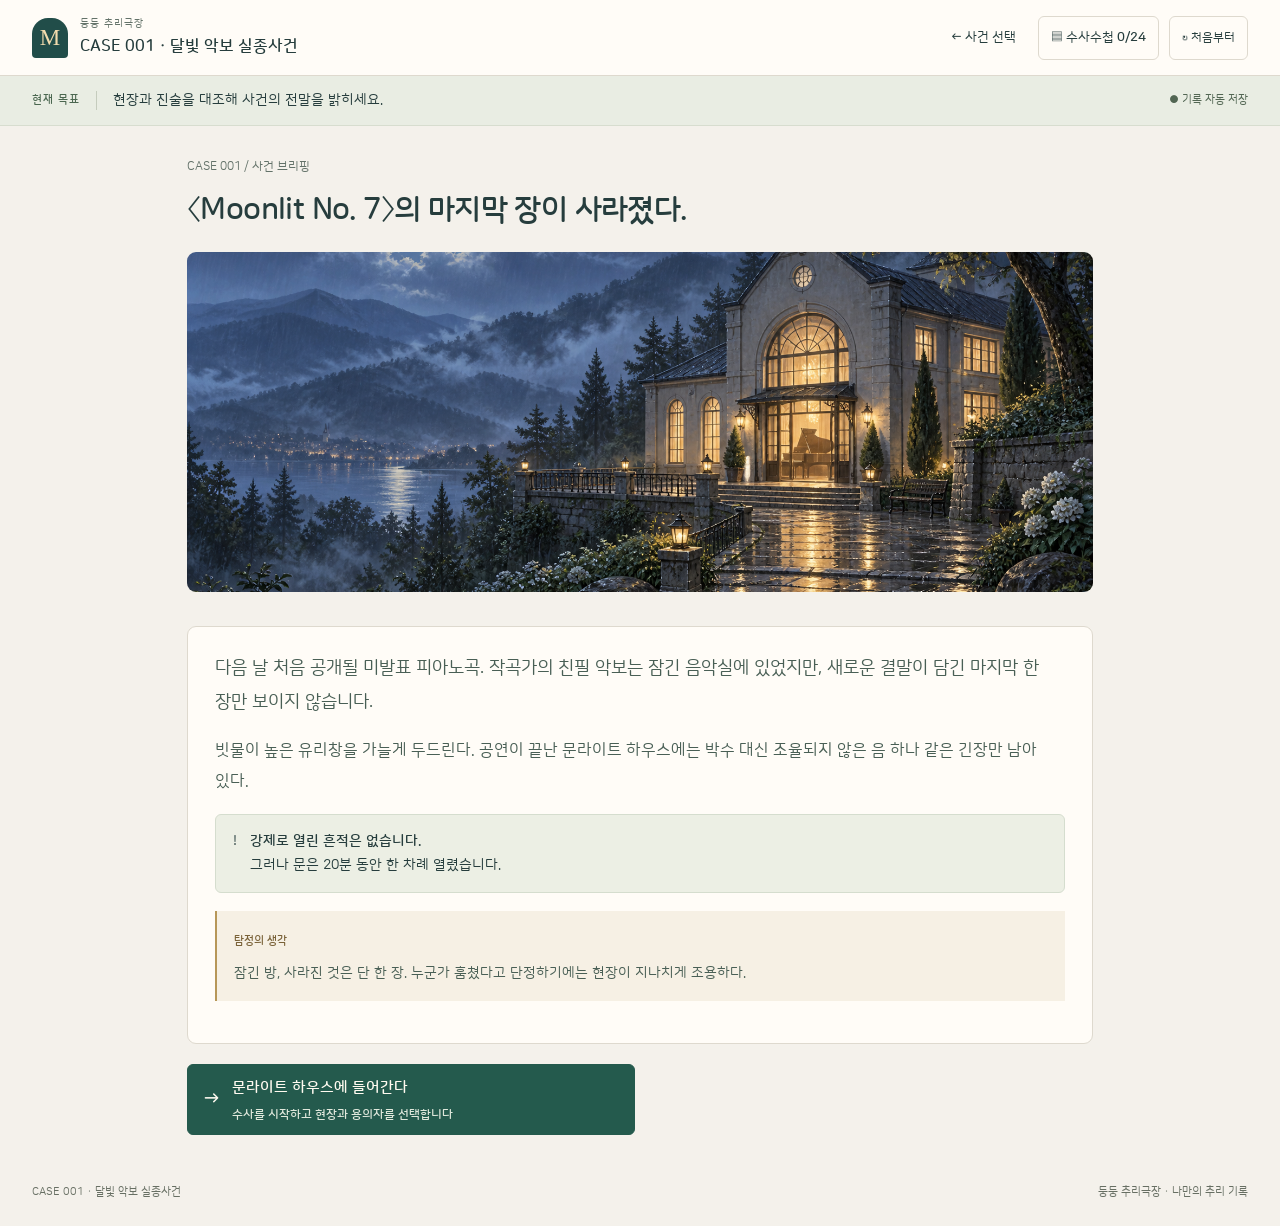
<file: index.html>
<!doctype html><html lang="ko"><head><meta charset="utf-8"><meta name="viewport" content="width=device-width,initial-scale=1"><meta name="theme-color" content="#f4f1eb"><link rel="icon" href="data:,"><title>CASE 001 · 달빛 악보 실종사건</title><link rel="stylesheet" href="ui/frame.css?v=ui2"></head>
<body><a class="skip-link" href="#story">본문으로 바로가기</a><div class="app-shell"><header class="topbar"><a id="brandLink" class="brand" href="#" aria-label="수사 본부로"><span class="brand-mark" aria-hidden="true">M</span><span><span id="brandEyebrow" class="eyebrow">둥둥 추리극장</span><strong id="brandCase">CASE 001</strong></span></a><nav class="top-actions" aria-label="게임 메뉴"><a href="/mystery/cases.html">← 사건 선택</a><button id="notebookBtn" class="tool-button" type="button">▤ 수사수첩 <b id="clueCount">0</b></button><button id="resetBtn" class="tool-button tool-button--reset" type="button">↻ 처음부터</button><button id="suspectBtn" hidden>인물</button><button id="statusBtn" hidden>현황 <b id="statusBadge">대기</b></button><button id="timelineBtn" hidden>시간선</button></nav></header>
<section class="objective" aria-label="현재 목표"><b>현재 목표</b><span id="caseObjective"></span><span class="auto-save">● 기록 자동 저장</span></section><main class="layout"><aside class="map" aria-label="수사지도"><div class="map-title">수사 지도 · 장소</div><div id="mapPlaces" class="map-places"></div><div id="mapLinks" class="map-links"></div></aside><section class="game-stage"><div id="breadcrumb" class="breadcrumb"></div><div class="place-head"><h1 id="placeTitle"></h1><p id="sceneDescription" class="scene-description"></p><p id="sceneGuide" class="scene-guide"></p></div><div hidden aria-hidden="true"><span id="chapterLabel"></span><span id="sceneKicker"></span><span id="sceneTitle"></span><span id="sceneLocation"></span></div><div id="sceneVisual" class="scene-visual"><div id="hotspotLayer" class="hotspot-layer" aria-label="조사 지점"></div></div><div id="spotActions" class="spot-actions" aria-label="현장 조사"></div><article id="story" class="story-card"></article><div id="choices" class="choices" aria-label="다음 행동"></div></section></main><footer class="footer"><span id="caseName">CASE 001 · 달빛 악보 실종사건</span><span><span id="footerCase" hidden></span><span id="footerVersion" hidden></span>둥둥 추리극장 · 나만의 추리 기록</span></footer></div>
<div id="modal" class="modal hidden" role="dialog" aria-modal="true" aria-label="수사수첩"><div class="modal-backdrop"></div><div class="modal-card"><button id="modalClose" class="modal-close" type="button" aria-label="수첩 닫기">×</button><div id="modalContent"></div></div></div><div id="toast" class="toast" role="status" hidden></div><script src="ui/frame.js?v=ui2"></script><script src="ui/case1-records.js?v=ui2"></script><script src="game.js?v=ui2"></script></body></html>
</file>
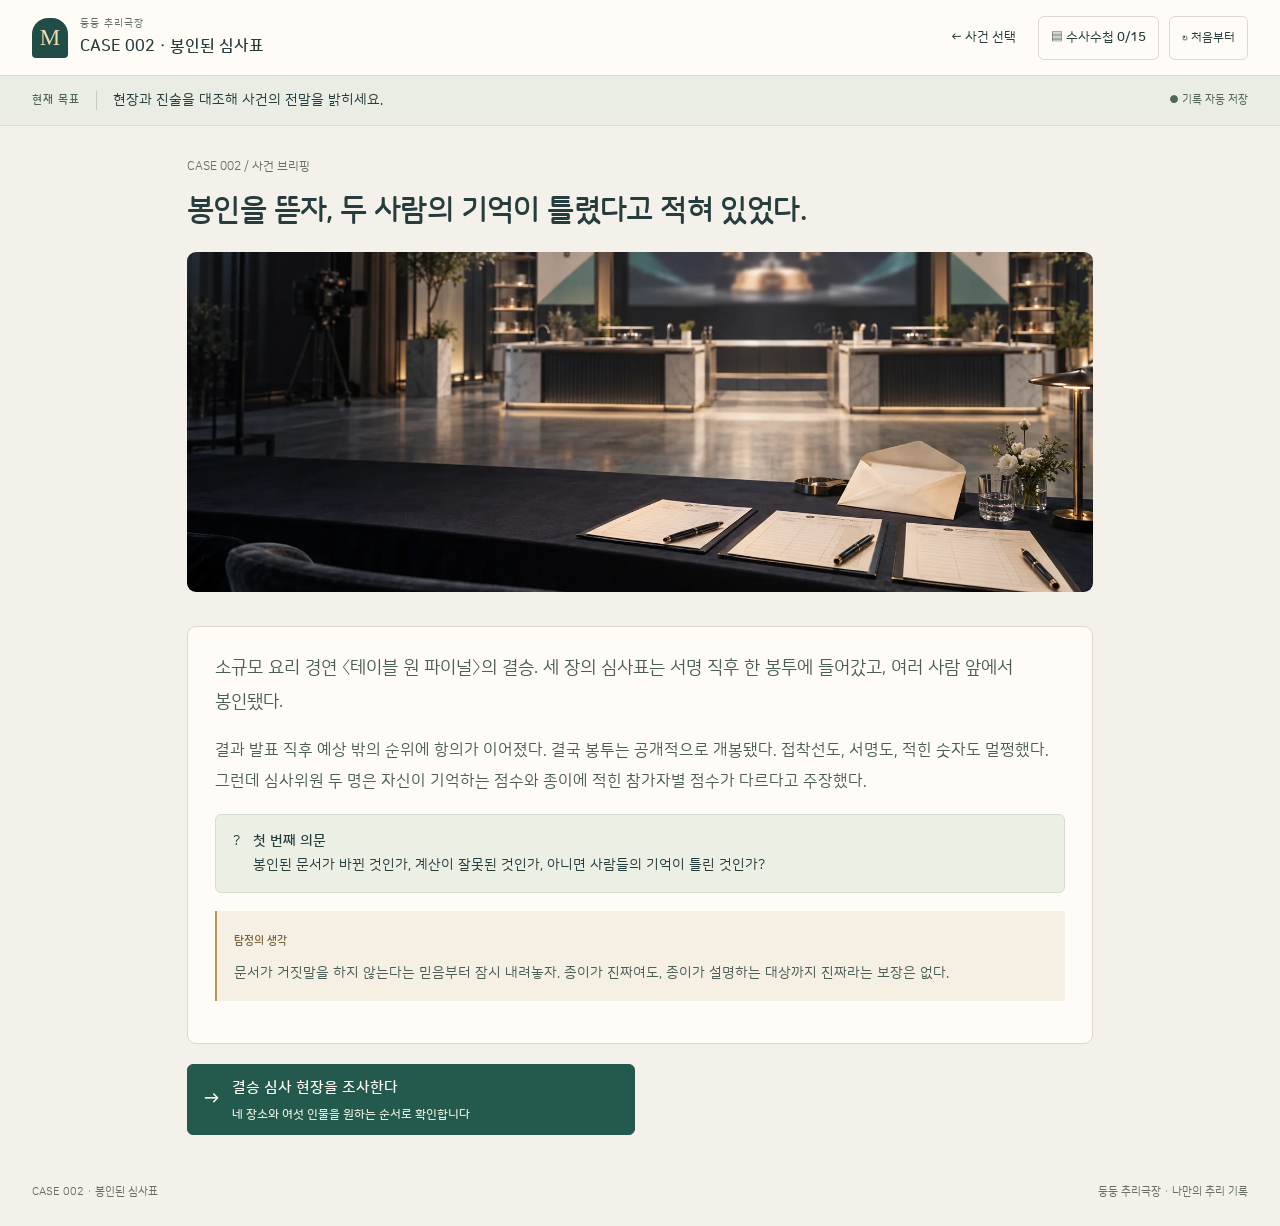
<file: cases/case-002/index.html>
<!doctype html><html lang="ko"><head><meta charset="utf-8"><meta name="viewport" content="width=device-width,initial-scale=1"><meta name="theme-color" content="#f4f1eb"><link rel="icon" href="data:,"><title>CASE 002 · 봉인된 심사표</title><link rel="stylesheet" href="../../ui/frame.css?v=ui2"></head>
<body><a class="skip-link" href="#story">본문으로 바로가기</a><div class="app-shell"><header class="topbar"><a id="brandLink" class="brand" href="#" aria-label="수사 본부로"><span class="brand-mark" aria-hidden="true">M</span><span><span id="brandEyebrow" class="eyebrow">둥둥 추리극장</span><strong id="brandCase">CASE 002</strong></span></a><nav class="top-actions" aria-label="게임 메뉴"><a href="/mystery/cases.html">← 사건 선택</a><button id="notebookBtn" class="tool-button" type="button">▤ 수사수첩 <b id="clueCount">0</b></button><button id="resetBtn" class="tool-button tool-button--reset" type="button">↻ 처음부터</button><button id="suspectBtn" hidden>인물</button><button id="statusBtn" hidden>현황 <b id="statusBadge">대기</b></button><button id="timelineBtn" hidden>시간선</button></nav></header>
<section class="objective" aria-label="현재 목표"><b>현재 목표</b><span id="caseObjective"></span><span class="auto-save">● 기록 자동 저장</span></section><main class="layout"><aside class="map" aria-label="수사지도"><div class="map-title">수사 지도 · 장소</div><div id="mapPlaces" class="map-places"></div><div id="mapLinks" class="map-links"></div></aside><section class="game-stage"><div id="breadcrumb" class="breadcrumb"></div><div class="place-head"><h1 id="placeTitle"></h1><p id="sceneDescription" class="scene-description"></p><p id="sceneGuide" class="scene-guide"></p></div><div hidden aria-hidden="true"><span id="chapterLabel"></span><span id="sceneKicker"></span><span id="sceneTitle"></span><span id="sceneLocation"></span></div><div id="sceneVisual" class="scene-visual"><div id="hotspotLayer" class="hotspot-layer" aria-label="조사 지점"></div></div><div id="spotActions" class="spot-actions" aria-label="현장 조사"></div><article id="story" class="story-card"></article><div id="choices" class="choices" aria-label="다음 행동"></div></section></main><footer class="footer"><span id="caseName">CASE 002 · 봉인된 심사표</span><span><span id="footerCase" hidden></span><span id="footerVersion" hidden></span>둥둥 추리극장 · 나만의 추리 기록</span></footer></div>
<div id="modal" class="modal hidden" role="dialog" aria-modal="true" aria-label="수사수첩"><div class="modal-backdrop"></div><div class="modal-card"><button id="modalClose" class="modal-close" type="button" aria-label="수첩 닫기">×</button><div id="modalContent"></div></div></div><div id="toast" class="toast" role="status" hidden></div><script src="../../ui/frame.js?v=ui2"></script><script src="case-data.js?v=021-20260929"></script><script src="engine/mystery-engine.js?v=ui2"></script></body></html>
</file>
<file: ui/frame.css>
@font-face{font-family:TheatreRound;src:url(fonts/NanumSquareRoundR.ttf) format('truetype');font-display:swap;font-weight:400}
:root{--bg:#f4f1eb;--paper:#fffcf7;--ink:#263d3d;--muted:#637269;--line:#ded9ce;--ready:#21745d;--ready-bg:#e4f0eb;--done:#b29050;--done-ink:#796137;--done-bg:#f4ead4;--locked:#ebe9e2}
*{box-sizing:border-box}body{margin:0;background:var(--bg);color:var(--ink);font:16px/1.75 TheatreRound,'Malgun Gothic',sans-serif;word-break:keep-all;overflow-wrap:break-word}button,input,select{font:inherit}button,a{touch-action:manipulation}button{cursor:pointer}button:disabled{cursor:default}a{color:inherit;text-decoration:none}button,a,summary,select,input{outline-offset:4px}button:focus-visible,a:focus-visible,summary:focus-visible,select:focus-visible,input:focus-visible{outline:3px solid #926c2d}button{min-height:44px;border:1px solid var(--line);border-radius:6px;background:var(--paper);color:var(--ink);padding:10px 15px}button:hover:not(:disabled){border-color:#81998e}.primary{background:#245a4d!important;color:#fffaf0!important;border-color:#245a4d!important;font-weight:700}.hidden,[hidden]{display:none!important}h1,h2,h3,p{margin-top:0}h1,h2,h3{line-height:1.45;letter-spacing:-.6px}p{margin-bottom:16px}h1{font-size:30px}h2{font-size:23px}h3{font-size:18px}.skip-link{position:fixed;top:-100px;left:20px;z-index:1000;background:var(--paper);padding:12px}.skip-link:focus{top:10px}
.topbar{background:var(--paper);border-bottom:1px solid var(--line);min-height:76px;padding:13px 32px;display:flex;align-items:center;justify-content:space-between;gap:20px}.brand{display:flex;gap:12px;align-items:center}.brand-mark{width:36px;height:40px;display:grid;place-items:center;background:#214d49;color:#f2dbad;font:23px Georgia,serif;border-radius:16px 16px 4px 4px}.brand .eyebrow{display:block;font-size:10px;color:var(--muted);letter-spacing:1px}.brand strong{font-size:16px}.top-actions{display:flex;align-items:center;gap:10px;font-size:13px}.top-actions button,.top-actions a{padding:8px 12px}.tool-button--reset{background:transparent;font-size:12px}.objective{display:flex;gap:16px;align-items:center;background:#e9ede3;border-bottom:1px solid #d7ddcf;padding:12px 32px;font-size:14px}.objective b{font-size:11px;letter-spacing:1px;white-space:nowrap;border-right:1px solid #c5ccbd;padding-right:16px;color:#4b6750}.objective .auto-save{margin-left:auto;white-space:nowrap;font-size:11px;color:#526653}.layout{max-width:1360px;margin:auto;display:grid;grid-template-columns:220px minmax(0,1fr);gap:30px;padding:30px 32px 48px}.game-stage{min-width:0}.map-title{font-size:11px;color:#826b44;letter-spacing:1px;margin-bottom:14px}.map-place{display:block;padding:0;overflow:hidden;width:100%;text-align:left;background:var(--paper);margin-bottom:12px}.map-place img{display:block;width:100%;height:82px;object-fit:cover}.map-place span{display:flex;justify-content:space-between;gap:8px;padding:8px 12px;font-size:13px}.map-place small{font-size:10px;color:var(--muted)}.map-place[aria-current=location]{border:2px solid var(--ready);background:var(--ready-bg)}.map-links{display:grid;gap:8px;margin-top:20px}.map-links button{text-align:left;font-size:13px}.breadcrumb{font-size:12px;color:var(--muted);margin-bottom:12px}.place-head{margin-bottom:20px}.place-head h1{margin:0 0 8px}.scene-description{font-size:18px;color:#4f645b;line-height:1.8;margin:0 0 6px}.scene-guide{font-size:13px;color:#586c60;line-height:1.65;margin:0}.scene-visual{position:relative;background-size:cover;background-position:center;border-radius:9px;aspect-ratio:16/7;overflow:hidden;margin-bottom:14px;min-height:235px}.hotspot-layer{position:absolute;inset:0}.hotspot{position:absolute;left:var(--x);top:var(--y);transform:translate(-50%,-50%);padding:0;width:44px;height:44px;min-height:44px;border:2px solid white;border-radius:50%;background:var(--ready);color:white;box-shadow:0 0 0 5px #ffffff40;font-weight:700}.hotspot--found{background:var(--done);color:#231d12}.hotspot__label{display:none}.spot-actions{display:grid;grid-template-columns:1fr 1fr;gap:10px;margin:12px 0 20px}.spot-actions button{display:flex;align-items:center;gap:10px;text-align:left;background:var(--ready-bg);border-color:#c1d9cf;font-size:14px}.spot-actions button.done{background:var(--done-bg);border-color:#d6c095}.spot-actions .number{height:26px;width:26px;display:grid;place-items:center;border-radius:50%;flex-shrink:0;background:var(--ready);color:white;font-size:12px}.spot-actions .done .number{background:var(--done);color:#231d12}.spot-actions small{margin-left:auto;font-size:11px;white-space:nowrap;color:#385e4b}.spot-actions .done small{color:var(--done-ink)}.story-card{padding:24px 27px;background:var(--paper);border:1px solid var(--line);border-radius:9px}.story-card:empty{display:none}.story-card p{font-size:16px;line-height:1.9;color:#495f55}.story-card .lead{font-size:18px}.detective-thought{border-left:2px solid #b79758;background:#f6f0e4;padding:14px 17px;margin:18px 0}.detective-thought>span{font-size:11px;color:var(--done-ink);font-weight:700}.detective-thought p{font-size:14px!important;margin:7px 0 0!important}.case-hook,.clue-found,.question-unlocked,.notice,.comparison-result{background:#ecefe4;border:1px solid #d5ddce;padding:14px 17px;border-radius:6px;margin:18px 0;font-size:14px}.case-hook{display:flex;gap:13px}.clue-found{color:#215b4b;background:var(--ready-bg)}.hub-progress{display:flex;gap:15px;align-items:center;font-size:13px;margin:15px 0}.hub-progress__bar{height:5px;flex:1;background:#e2e2d6;border-radius:4px;overflow:hidden}.hub-progress__bar i{display:block;background:var(--ready);height:100%}.choices{display:grid;grid-template-columns:1fr 1fr;gap:11px;margin-top:20px}.choices>button{text-align:left;display:flex;align-items:center;gap:12px}.choice-copy{display:block}.choice-title{display:block;font-weight:700;font-size:15px}.choice-desc{display:block;font-size:12px;line-height:1.6;color:var(--muted);margin-top:4px}.primary .choice-desc{color:#e0e8dc}.choice-icon{font-size:20px;flex-shrink:0}.choice-group-heading{grid-column:1/-1;display:flex;align-items:center;gap:10px;padding:12px 0 3px;color:#76603d;font-size:14px}.choice-group-heading small{display:block;font-size:12px;font-weight:400;color:var(--muted)}.locked{background:var(--locked)!important;color:#606760!important;border-color:#d7d8d0!important}.done{background:var(--done-bg);border-color:#d6c095}.action-art{height:65px;width:75px;object-fit:cover;border-radius:5px;flex-shrink:0}.hub-story details,.ending-details{padding:4px 0}.hub-story summary,.ending-details>summary{color:#53675b;font-size:14px;cursor:pointer;min-height:44px;display:flex;align-items:center}.hub-story summary:before,.ending-details>summary:before{content:'＋';margin-right:8px;color:var(--done-ink)}details[open]>summary:before{content:'−'}
.character-interview{display:grid;grid-template-columns:155px 1fr auto;gap:22px;align-items:center;margin-bottom:24px}.character-interview__portrait img{display:block;width:155px;height:200px;object-fit:cover;object-position:center 20%;border-radius:9px}.character-interview__copy>span{color:var(--done-ink);font-size:12px}.character-interview__copy h2{font-size:28px;margin:4px 0 10px}.character-interview__copy p{font-size:14px;color:var(--muted);line-height:1.8}.interview-progress{font-size:12px;color:var(--muted);text-align:center}.interview-progress b{display:block;color:var(--done-ink);font-size:23px}.question-list{display:grid;gap:12px}.question-card{border:1px solid #b9d0c6;border-radius:8px;overflow:hidden;background:var(--ready-bg)}.question-card.done{border-color:#d7c299;background:var(--done-bg)}.question-card.locked{border-color:#d9dacf}.question-card>button{width:100%;display:flex;align-items:center;gap:14px;background:transparent;border:0;border-radius:0;text-align:left;padding:16px 20px}.question-status{margin-left:auto;white-space:nowrap;font-size:11px;color:#35634d}.locked .question-status{color:#626c61}.done .question-status{color:var(--done-ink)}.inline-answer{border-top:1px solid #e1d8c8;background:var(--paper);padding:23px 25px}.inline-answer .answer-speaker{font-size:11px;color:var(--done-ink);font-weight:700}.inline-answer .answer-text{font-size:17px;color:#304c40;line-height:1.9;margin:7px 0 16px}.inline-answer .detective-thought{margin-bottom:0}.interview-stage .story-card{border:0;padding:0;background:transparent}.interview-stage .choices{margin-top:18px}.case-closed{display:flex;align-items:center;gap:27px;margin-bottom:25px}.case-closed img{width:145px;height:180px;object-fit:cover;object-position:50% 15%;border-radius:8px}.case-closed h2{font-size:29px;color:#245a4d;margin-bottom:8px}.case-closed p{margin:0}.ending-details{border-top:1px solid var(--line);margin-top:20px}.ending-details>div{padding-top:15px}.question{border:1px solid var(--line);border-radius:8px;margin:0;padding:20px;background:#faf8f1}.question legend{font-weight:700;padding:0 7px;font-size:18px}.answer-options{display:grid;gap:8px}.question label{display:flex;align-items:center;gap:10px;padding:9px 12px;border:1px solid #deddd2;border-radius:6px;background:var(--paper);min-height:44px;font-size:15px}.question input{accent-color:var(--ready);width:17px;height:17px;flex-shrink:0}.question label:has(input:checked){border-color:var(--ready);background:var(--ready-bg)}.question-evidence{margin-top:20px;padding:15px;background:var(--ready-bg);border-radius:7px}.question-evidence>label{border:0;background:none;padding:0;margin-bottom:9px;font-size:13px;font-weight:700}.question select{width:100%;min-height:44px;border:1px solid #bacdc2;background:var(--paper);border-radius:5px;color:var(--ink);padding:9px}.question-evidence__detail{font-size:13px!important;margin:10px 0 0;line-height:1.65!important}.solve-steps{display:flex;gap:8px;margin:16px 0 24px}.solve-steps button{flex:1;font-size:14px}.solve-steps button[aria-current=step]{background:#245a4d;color:white;border-color:#245a4d}.solve-steps .step-check{display:block;font-size:10px}.solve-nav{display:flex;justify-content:space-between;gap:10px;margin-top:18px}.final-form>button[type=submit]{margin-top:18px;width:100%}.solve-feedback{border:1px solid #d6c194;background:#f7efd9;border-radius:6px;margin-top:14px;padding:17px}.solve-feedback--pass{border-color:#bbd0c1;background:var(--ready-bg)}.solve-feedback p{font-size:14px!important;margin:8px 0}.solve-feedback__hint{border-top:1px solid #ded2b9;padding-top:10px}.final-form .question[hidden]{display:none}.footer{max-width:1360px;margin:auto;padding:0 32px 24px;display:flex;justify-content:space-between;gap:15px;font-size:11px;color:#676f63}.toast{position:fixed;bottom:24px;left:50%;transform:translateX(-50%);z-index:50;padding:12px 22px;background:#245a4d;color:white;border-radius:8px;font-size:14px;box-shadow:0 5px 25px #0002;max-width:calc(100% - 32px);pointer-events:none}
.modal{position:fixed;inset:0;z-index:100;display:grid;place-items:center;padding:25px}.modal-backdrop{position:absolute;inset:0;background:#142b286b}.modal-card{position:relative;width:min(1050px,100%);max-height:90dvh;overflow-y:auto;background:var(--paper);border:1px solid #dfd9cb;border-radius:12px;padding:30px 34px;box-shadow:0 20px 80px #0003}.modal-close{position:absolute;right:18px;top:15px;z-index:2;min-width:44px;font-size:20px;background:transparent;border:0}.book-heading{padding-right:40px;margin-bottom:6px}.book-subtitle{font-size:13px;color:var(--muted)}.book-tabs{display:flex;gap:6px;border-bottom:1px solid var(--line);margin:20px 0;overflow-x:auto}.book-tabs button{border:0;border-radius:0;white-space:nowrap;background:transparent;padding:10px 18px;color:var(--muted)}.book-tabs button[aria-selected=true]{border-bottom:2px solid var(--ready);color:var(--ready);font-weight:700}.book-search{width:100%;min-height:44px;padding:10px 14px;border:1px solid var(--line);border-radius:6px;background:#f8f6ef;margin-bottom:15px}.book-grid{display:grid;grid-template-columns:260px minmax(0,1fr);gap:25px}.book-list{display:grid;gap:9px;align-content:start}.book-item{display:flex;gap:12px;align-items:center;text-align:left;padding:10px;font-size:14px}.book-item img{width:60px;height:64px;object-fit:cover;object-position:center 20%;border-radius:5px}.book-item small{display:block;font-size:11px;color:var(--muted)}.book-item[aria-selected=true]{background:var(--ready-bg);border-color:#91b6a4}.book-detail{min-width:0;scroll-margin-top:15px}.book-detail .book-detail-image{width:100%;height:190px;object-fit:cover;border-radius:7px;margin-bottom:20px}.book-detail .person-image{width:135px;height:170px;object-position:center 20%;float:right;margin-left:20px}.book-detail>span{font-size:12px;color:var(--done-ink)}.book-detail h3{font-size:25px;margin-top:5px}.book-detail p{font-size:15px;color:#4f6457;line-height:1.9}.book-detail dl{display:grid;grid-template-columns:100px 1fr;font-size:14px;gap:10px;margin-top:18px}.book-detail dt{color:var(--muted)}.book-detail dd{margin:0}.book-detail .linked-clue{padding:12px;border:1px solid var(--line);border-radius:6px;margin-top:10px;font-size:14px}.book-detail .linked-clue small{display:block;font-size:13px;color:var(--muted)}.book-statements{display:grid;gap:15px}.statement-card{border:1px solid var(--line);border-radius:8px;padding:18px}.statement-card small{color:var(--done-ink);font-size:12px}.statement-card p{font-size:14px;line-height:1.8;margin:10px 0}.timeline-mini{list-style:none;padding:0}.timeline-mini li{display:grid;grid-template-columns:80px 1fr;gap:20px;padding:17px 10px;border-top:1px solid var(--line);font-size:14px}.timeline-mini b{color:var(--done-ink)}.empty{padding:25px 10px;font-size:14px;color:var(--muted)}
@media(max-width:1000px){.layout{grid-template-columns:175px minmax(0,1fr);gap:22px;padding:24px}.topbar{padding:13px 24px}.objective{padding:12px 24px}.top-actions{gap:5px}.character-interview{grid-template-columns:130px 1fr;gap:17px}.character-interview__portrait img{width:130px;height:170px}.interview-progress{display:none}.question-status{font-size:10px}.scene-visual{aspect-ratio:16/9}.book-grid{grid-template-columns:230px 1fr}}
@media(max-width:700px){body{font-size:15px}.topbar{padding:12px 16px;gap:12px;flex-wrap:wrap}.brand strong{font-size:14px}.top-actions{width:100%;justify-content:space-between;font-size:12px}.top-actions button,.top-actions a{padding:8px 10px}.objective{padding:12px 16px;gap:12px;font-size:13px}.objective b{font-size:10px;padding-right:10px}.auto-save{display:none}.layout{display:block;padding:20px 16px 32px}.map-title{margin-bottom:8px}.map-places{display:flex;gap:9px;overflow-x:auto;padding:0 0 10px;margin-bottom:15px}.map-place{flex:0 0 123px;margin:0}.map-place img{height:59px}.map-place span{padding:5px 8px;font-size:12px}.map-place small{display:none}.map-links{display:none}.breadcrumb{font-size:11px}.place-head h1{font-size:25px}.scene-description{font-size:16px}.scene-guide{font-size:12px}.scene-visual{min-height:0;aspect-ratio:4/3}.spot-actions{gap:8px}.spot-actions button{padding:10px;font-size:12px;gap:7px;flex-wrap:wrap}.spot-actions small{margin-left:33px}.story-card{padding:19px 18px}.story-card p{font-size:15px}.story-card .lead{font-size:16px}.choices{grid-template-columns:1fr}.choices>button{padding:13px}.choice-desc{font-size:12px}.character-interview{grid-template-columns:95px 1fr;gap:14px}.character-interview__portrait img{width:95px;height:128px}.character-interview__copy h2{font-size:25px}.character-interview__copy p{font-size:12px;margin-bottom:0}.character-interview__copy>span{font-size:11px}.question-card>button{padding:14px;gap:9px;flex-wrap:wrap}.question-status{margin-left:30px;width:100%;font-size:11px}.inline-answer{padding:19px 17px}.inline-answer .answer-text{font-size:16px}.question{padding:16px 12px}.question legend{font-size:16px}.question label{font-size:14px}.case-closed{gap:18px}.case-closed img{width:95px;height:128px}.case-closed h2{font-size:23px}.footer{display:block;padding:0 16px 20px}.footer span{display:block}.modal{padding:10px}.modal-card{padding:24px 19px;max-height:94dvh}.book-tabs{gap:0}.book-tabs button{padding:10px 14px;font-size:13px}.book-grid{display:block}.book-list{grid-template-columns:1fr 1fr;gap:8px;margin-bottom:23px}.book-item{font-size:12px;gap:8px}.book-item img{width:44px;height:50px}.book-detail .person-image{width:95px;height:125px}.book-detail h3{font-size:22px}.timeline-mini li{grid-template-columns:65px 1fr;gap:12px}.book-detail dl{grid-template-columns:80px 1fr}.toast{bottom:15px;font-size:12px}.solve-steps button{padding:9px 5px;font-size:13px}}
@media(prefers-reduced-motion:reduce){*{scroll-behavior:auto!important}}
@font-face{font-family:TheatreRound;src:url(fonts/NanumSquareRoundB.woff2) format("woff2");font-display:swap;font-weight:700}body[data-scene=intro] .layout{grid-template-columns:1fr;max-width:970px}body[data-scene=intro] .scene-visual{aspect-ratio:16/6;min-height:0}.question>b{display:block;font-size:18px;margin-bottom:16px}.result-bad{padding:15px;background:#f7efd9;border:1px solid #d6c194;border-radius:6px}@media(max-width:700px){body[data-scene=intro] .scene-visual{aspect-ratio:16/9}.question>b{font-size:16px}}

/* Preserve image coordinates for the original 16:9 investigation artwork. */
body:not([data-scene=intro]) .scene-visual{aspect-ratio:1672/941;min-height:0;background-size:100% 100%;background-position:center}.layout{max-width:1240px}.brand strong{display:block}h1:focus,h2[tabindex]:focus{outline:none}
body[data-view=solve] .layout{grid-template-columns:1fr;max-width:940px}.thinking-details{border-top:1px solid var(--line);margin:10px 0}.thinking-details summary{display:flex;align-items:center;min-height:44px;cursor:pointer;font-size:13px;color:#53675b}.thinking-details summary:before{content:"＋";margin-right:8px}.thinking-details[open] summary:before{content:"−"}
.interview-picker .action-art{width:68px;height:86px;object-position:center top}
</file>
